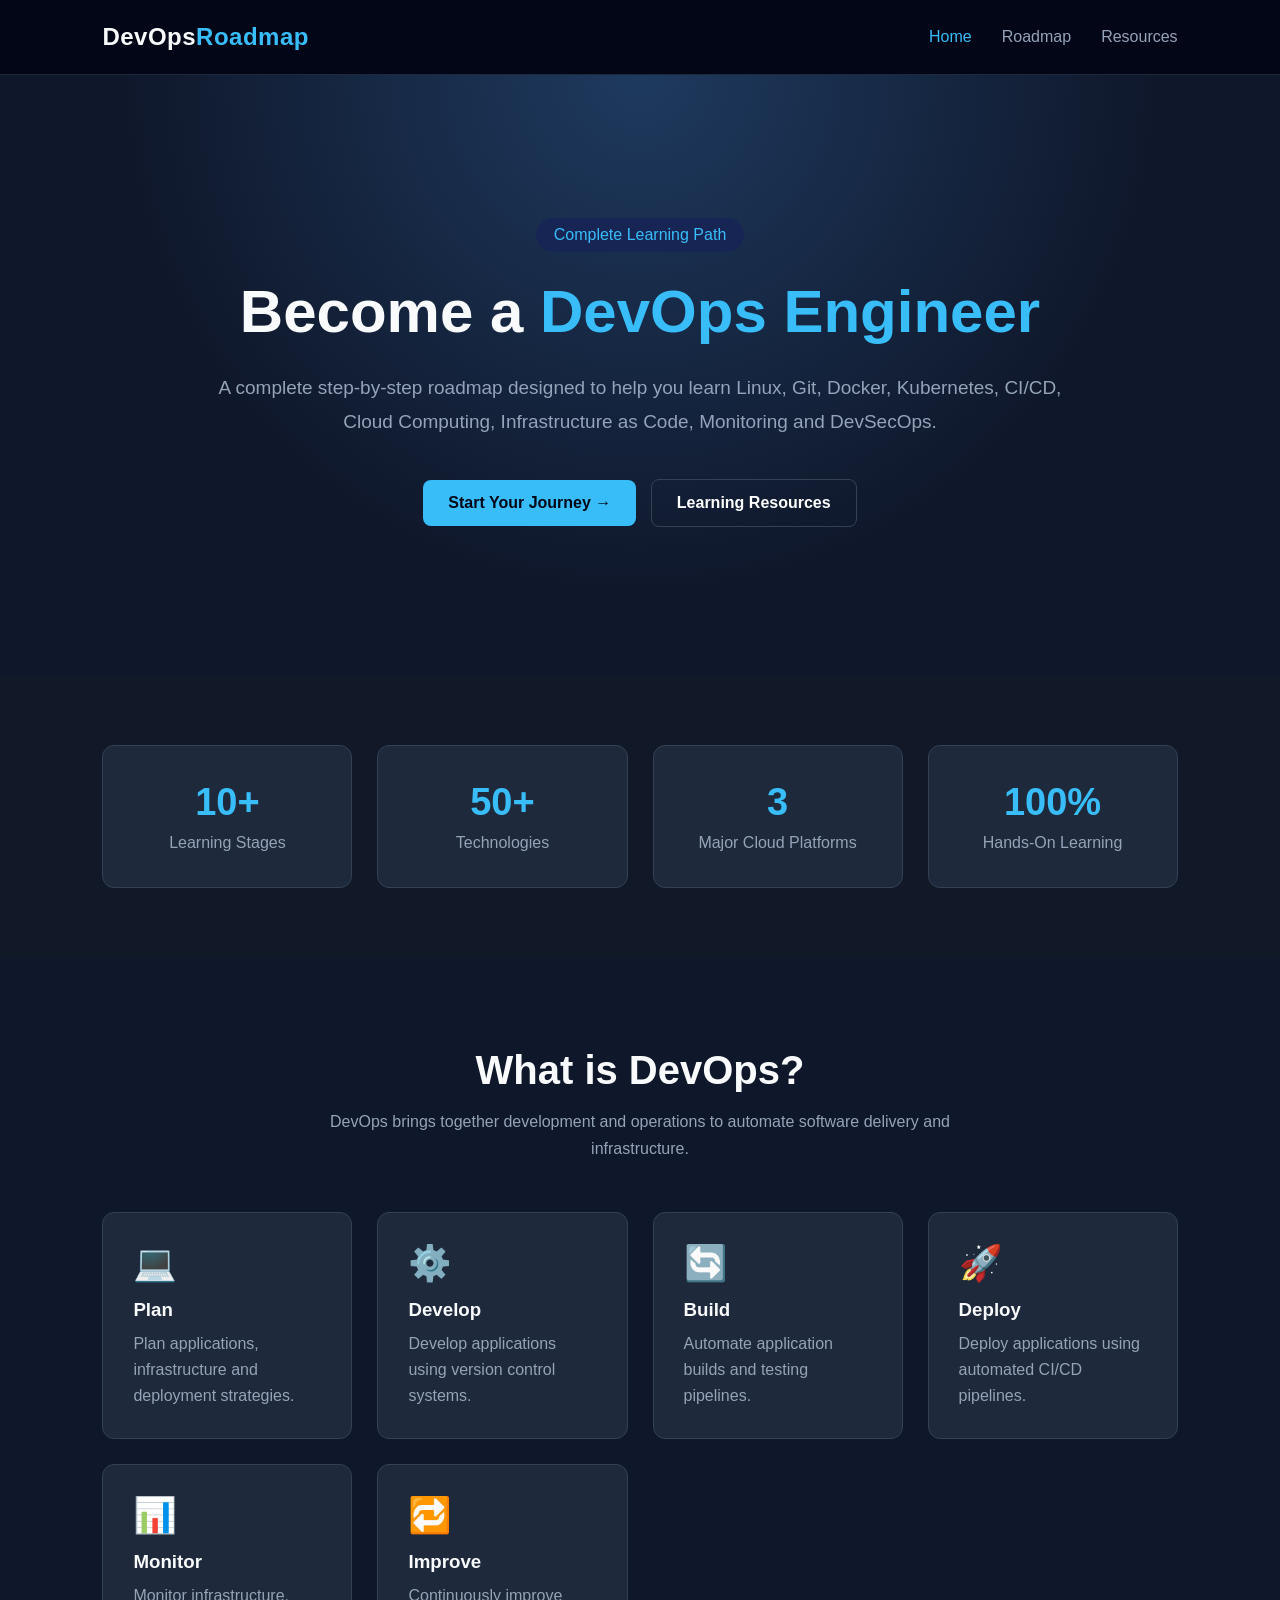
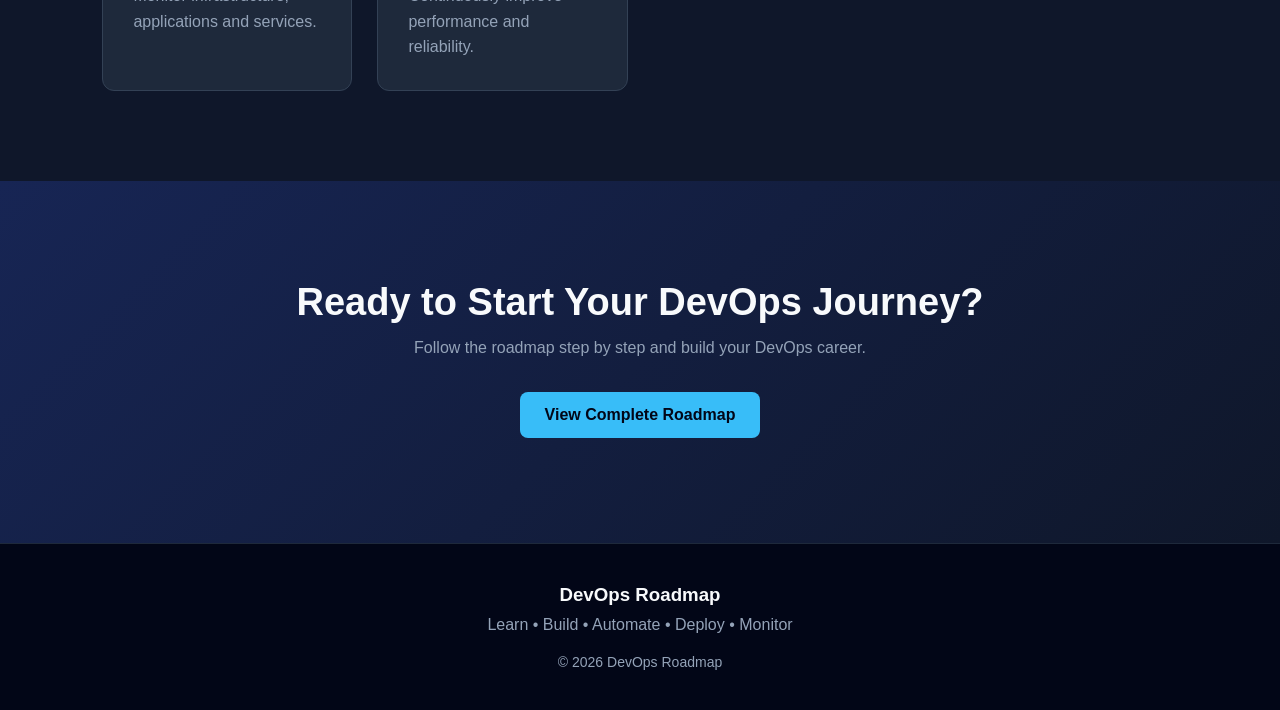
<file: index.html>
<!DOCTYPE html>
<html lang="en">
<head>
    <meta charset="UTF-8">
    <meta name="viewport" content="width=device-width, initial-scale=1.0">

    <title>DevOps Roadmap | Home</title>

    <link rel="stylesheet" href="css/style.css">
</head>

<body>

    <!-- Navigation -->

    <nav class="navbar">

        <div class="logo">
            DevOps<span>Roadmap</span>
        </div>

        <ul class="nav-links">

            <li>
                <a href="index.html" class="active">
                    Home
                </a>
            </li>

            <li>
                <a href="roadmap.html">
                    Roadmap
                </a>
            </li>

            <li>
                <a href="resources.html">
                    Resources
                </a>
            </li>

        </ul>

    </nav>


    <!-- Hero Section -->

    <section class="hero">

        <div class="hero-content">

            <span class="badge">
                Complete Learning Path
            </span>

            <h1>
                Become a
                <span>DevOps Engineer</span>
            </h1>

            <p>

                A complete step-by-step roadmap designed to help you
                learn Linux, Git, Docker, Kubernetes, CI/CD,
                Cloud Computing, Infrastructure as Code,
                Monitoring and DevSecOps.

            </p>


            <div class="hero-buttons">

                <a
                    href="roadmap.html"
                    class="btn btn-primary"
                >
                    Start Your Journey →
                </a>


                <a
                    href="resources.html"
                    class="btn btn-secondary"
                >
                    Learning Resources
                </a>

            </div>

        </div>

    </section>


    <!-- Statistics -->

    <section class="stats-section">

        <div class="stats-container">

            <div class="stat-card">

                <h2>10+</h2>

                <p>
                    Learning Stages
                </p>

            </div>


            <div class="stat-card">

                <h2>50+</h2>

                <p>
                    Technologies
                </p>

            </div>


            <div class="stat-card">

                <h2>3</h2>

                <p>
                    Major Cloud Platforms
                </p>

            </div>


            <div class="stat-card">

                <h2>100%</h2>

                <p>
                    Hands-On Learning
                </p>

            </div>

        </div>

    </section>


    <!-- DevOps Lifecycle -->

    <section class="lifecycle-section">

        <div class="section-heading">

            <h2>
                What is DevOps?
            </h2>

            <p>

                DevOps brings together development and operations
                to automate software delivery and infrastructure.

            </p>

        </div>


        <div class="lifecycle-grid">


            <div class="lifecycle-card">

                <div class="icon">
                    💻
                </div>

                <h3>
                    Plan
                </h3>

                <p>
                    Plan applications, infrastructure
                    and deployment strategies.
                </p>

            </div>


            <div class="lifecycle-card">

                <div class="icon">
                    ⚙️
                </div>

                <h3>
                    Develop
                </h3>

                <p>
                    Develop applications using
                    version control systems.
                </p>

            </div>


            <div class="lifecycle-card">

                <div class="icon">
                    🔄
                </div>

                <h3>
                    Build
                </h3>

                <p>
                    Automate application builds
                    and testing pipelines.
                </p>

            </div>


            <div class="lifecycle-card">

                <div class="icon">
                    🚀
                </div>

                <h3>
                    Deploy
                </h3>

                <p>
                    Deploy applications using
                    automated CI/CD pipelines.
                </p>

            </div>


            <div class="lifecycle-card">

                <div class="icon">
                    📊
                </div>

                <h3>
                    Monitor
                </h3>

                <p>
                    Monitor infrastructure,
                    applications and services.
                </p>

            </div>


            <div class="lifecycle-card">

                <div class="icon">
                    🔁
                </div>

                <h3>
                    Improve
                </h3>

                <p>
                    Continuously improve
                    performance and reliability.
                </p>

            </div>


        </div>

    </section>


    <!-- Start Section -->

    <section class="cta-section">

        <h2>
            Ready to Start Your DevOps Journey?
        </h2>

        <p>

            Follow the roadmap step by step
            and build your DevOps career.

        </p>

        <a
            href="roadmap.html"
            class="btn btn-primary"
        >
            View Complete Roadmap
        </a>

    </section>


    <!-- Footer -->

    <footer>

        <h3>
            DevOps Roadmap
        </h3>

        <p>
            Learn • Build • Automate • Deploy • Monitor
        </p>

        <p class="footer-text">
            © 2026 DevOps Roadmap
        </p>

    </footer>


    <script src="js/script.js"></script>

</body>
</html>
</file>
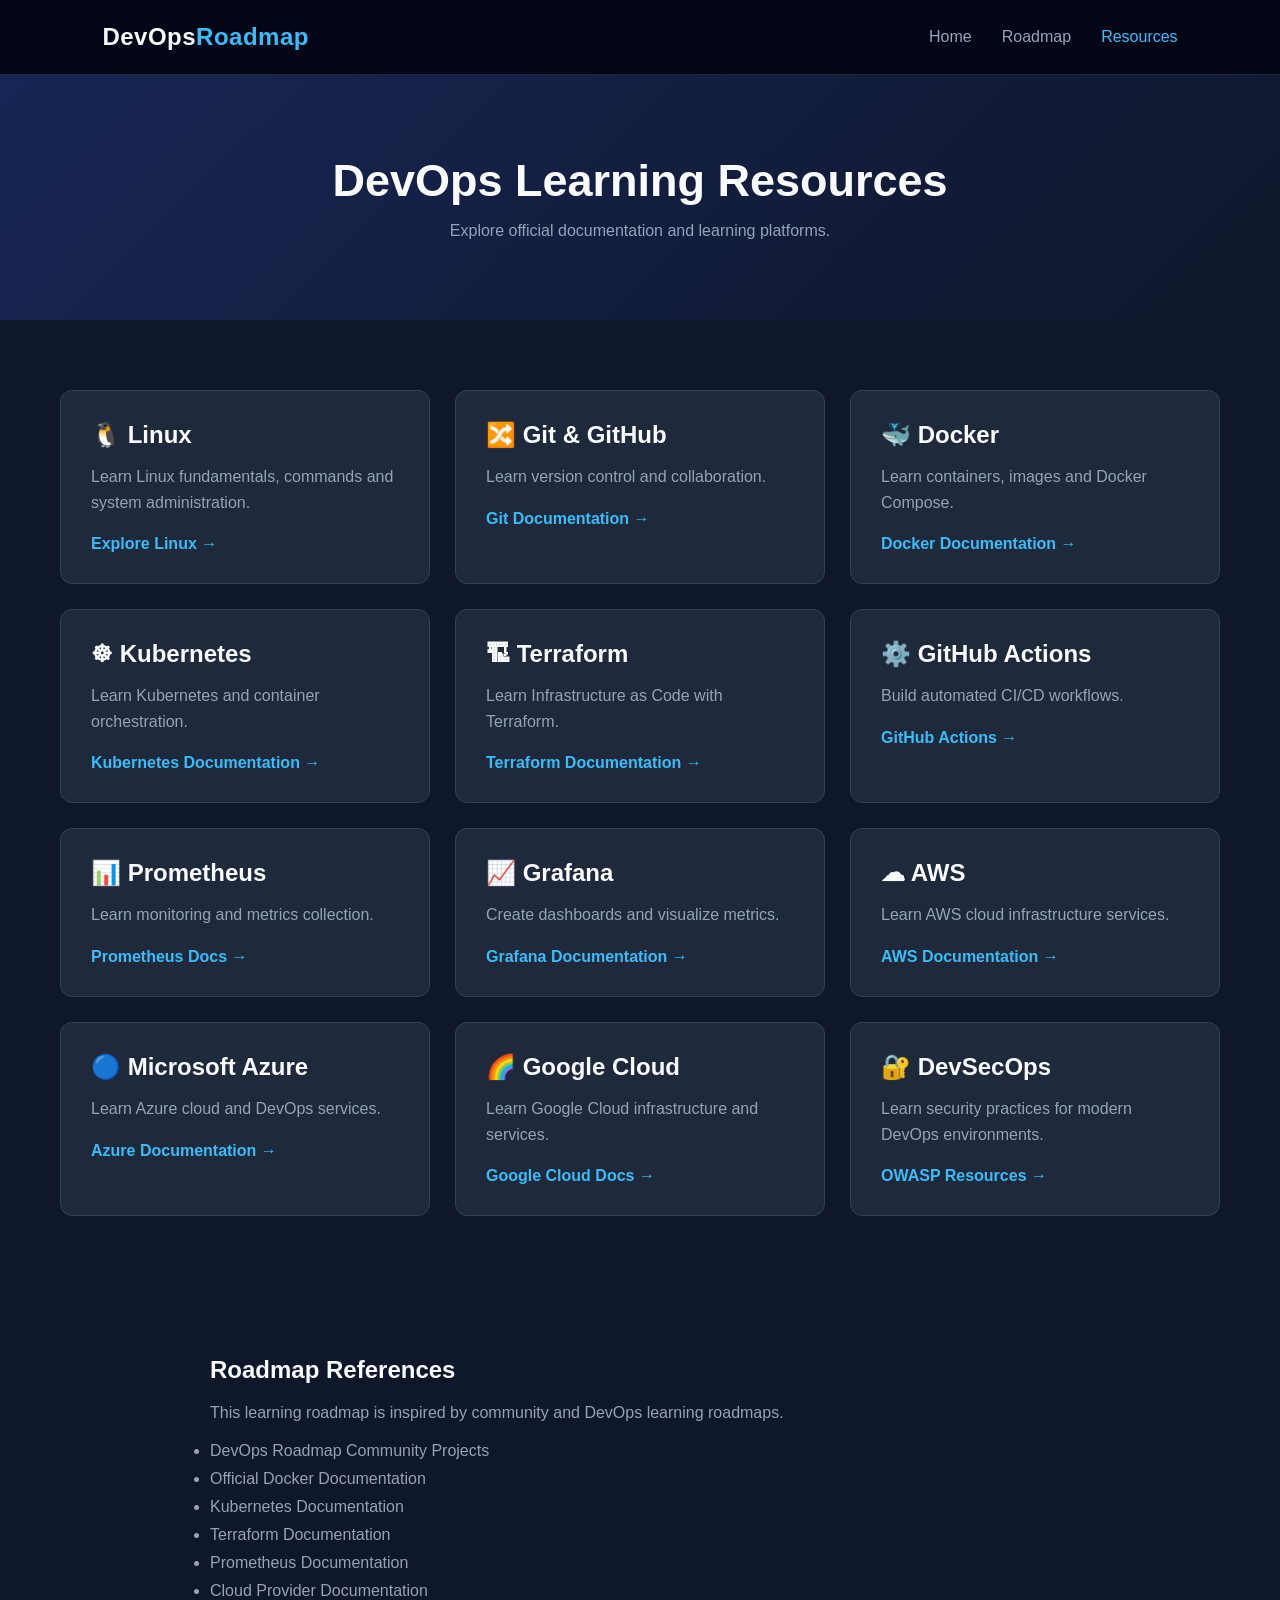
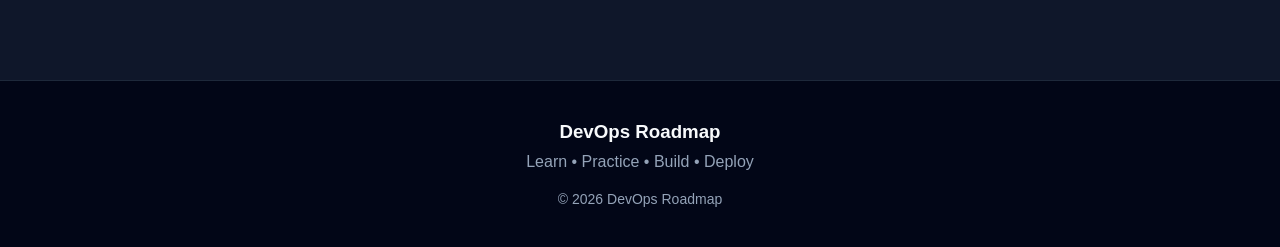
<file: resources.html>
<!DOCTYPE html>
<html lang="en">

<head>

    <meta charset="UTF-8">

    <meta
        name="viewport"
        content="width=device-width, initial-scale=1.0"
    >

    <title>
        DevOps Resources
    </title>

    <link
        rel="stylesheet"
        href="css/style.css"
    >

</head>


<body>


    <!-- Navigation -->

    <nav class="navbar">

        <div class="logo">

            DevOps<span>Roadmap</span>

        </div>


        <ul class="nav-links">

            <li>
                <a href="index.html">
                    Home
                </a>
            </li>

            <li>
                <a href="roadmap.html">
                    Roadmap
                </a>
            </li>

            <li>
                <a
                    href="resources.html"
                    class="active"
                >
                    Resources
                </a>
            </li>

        </ul>

    </nav>


    <!-- Header -->

    <section class="page-header">

        <h1>
            DevOps Learning Resources
        </h1>

        <p>

            Explore official documentation
            and learning platforms.

        </p>

    </section>


    <!-- Resources -->

    <section class="resources-container">


        <div class="resource-card">

            <h2>
                🐧 Linux
            </h2>

            <p>
                Learn Linux fundamentals,
                commands and system administration.
            </p>

            <a
                href="https://www.linux.org/"
                target="_blank"
            >
                Explore Linux →
            </a>

        </div>


        <div class="resource-card">

            <h2>
                🔀 Git & GitHub
            </h2>

            <p>
                Learn version control
                and collaboration.
            </p>

            <a
                href="https://git-scm.com/doc"
                target="_blank"
            >
                Git Documentation →
            </a>

        </div>


        <div class="resource-card">

            <h2>
                🐳 Docker
            </h2>

            <p>
                Learn containers,
                images and Docker Compose.
            </p>

            <a
                href="https://docs.docker.com/"
                target="_blank"
            >
                Docker Documentation →
            </a>

        </div>


        <div class="resource-card">

            <h2>
                ☸ Kubernetes
            </h2>

            <p>
                Learn Kubernetes
                and container orchestration.
            </p>

            <a
                href="https://kubernetes.io/docs/"
                target="_blank"
            >
                Kubernetes Documentation →
            </a>

        </div>


        <div class="resource-card">

            <h2>
                🏗 Terraform
            </h2>

            <p>
                Learn Infrastructure as Code
                with Terraform.
            </p>

            <a
                href="https://developer.hashicorp.com/terraform/docs"
                target="_blank"
            >
                Terraform Documentation →
            </a>

        </div>


        <div class="resource-card">

            <h2>
                ⚙️ GitHub Actions
            </h2>

            <p>
                Build automated
                CI/CD workflows.
            </p>

            <a
                href="https://docs.github.com/actions"
                target="_blank"
            >
                GitHub Actions →
            </a>

        </div>


        <div class="resource-card">

            <h2>
                📊 Prometheus
            </h2>

            <p>
                Learn monitoring
                and metrics collection.
            </p>

            <a
                href="https://prometheus.io/docs/"
                target="_blank"
            >
                Prometheus Docs →
            </a>

        </div>


        <div class="resource-card">

            <h2>
                📈 Grafana
            </h2>

            <p>
                Create dashboards
                and visualize metrics.
            </p>

            <a
                href="https://grafana.com/docs/"
                target="_blank"
            >
                Grafana Documentation →
            </a>

        </div>


        <div class="resource-card">

            <h2>
                ☁ AWS
            </h2>

            <p>
                Learn AWS cloud
                infrastructure services.
            </p>

            <a
                href="https://docs.aws.amazon.com/"
                target="_blank"
            >
                AWS Documentation →
            </a>

        </div>


        <div class="resource-card">

            <h2>
                🔵 Microsoft Azure
            </h2>

            <p>
                Learn Azure cloud
                and DevOps services.
            </p>

            <a
                href="https://learn.microsoft.com/azure/"
                target="_blank"
            >
                Azure Documentation →
            </a>

        </div>


        <div class="resource-card">

            <h2>
                🌈 Google Cloud
            </h2>

            <p>
                Learn Google Cloud
                infrastructure and services.
            </p>

            <a
                href="https://cloud.google.com/docs"
                target="_blank"
            >
                Google Cloud Docs →
            </a>

        </div>


        <div class="resource-card">

            <h2>
                🔐 DevSecOps
            </h2>

            <p>
                Learn security practices
                for modern DevOps environments.
            </p>

            <a
                href="https://owasp.org/"
                target="_blank"
            >
                OWASP Resources →
            </a>

        </div>


    </section>


    <!-- References -->

    <section class="references-section">

        <h2>
            Roadmap References
        </h2>

        <p>

            This learning roadmap is inspired by
            community and DevOps learning roadmaps.

        </p>

        <ul>

            <li>
                DevOps Roadmap Community Projects
            </li>

            <li>
                Official Docker Documentation
            </li>

            <li>
                Kubernetes Documentation
            </li>

            <li>
                Terraform Documentation
            </li>

            <li>
                Prometheus Documentation
            </li>

            <li>
                Cloud Provider Documentation
            </li>

        </ul>

    </section>


    <!-- Footer -->

    <footer>

        <h3>
            DevOps Roadmap
        </h3>

        <p>
            Learn • Practice • Build • Deploy
        </p>

        <p class="footer-text">
            © 2026 DevOps Roadmap
        </p>

    </footer>


    <script src="js/script.js"></script>

</body>

</html>
</file>
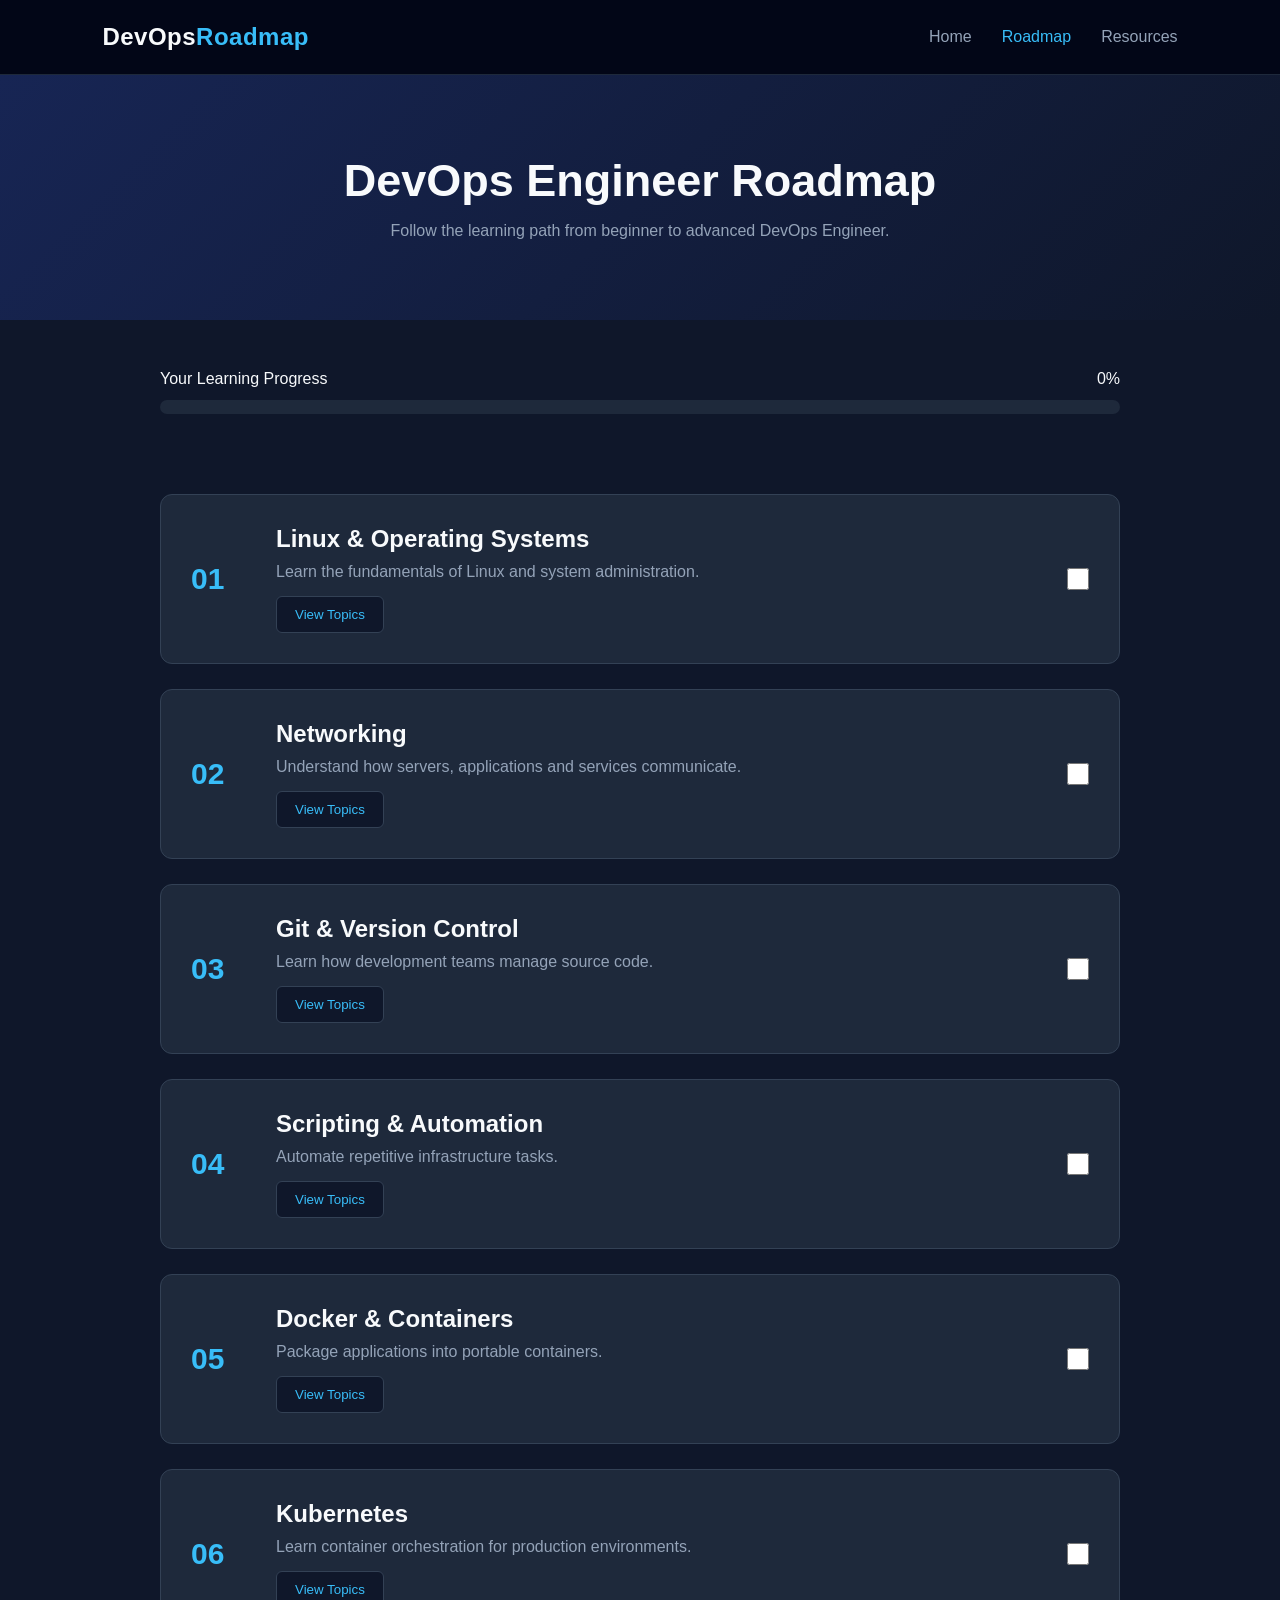
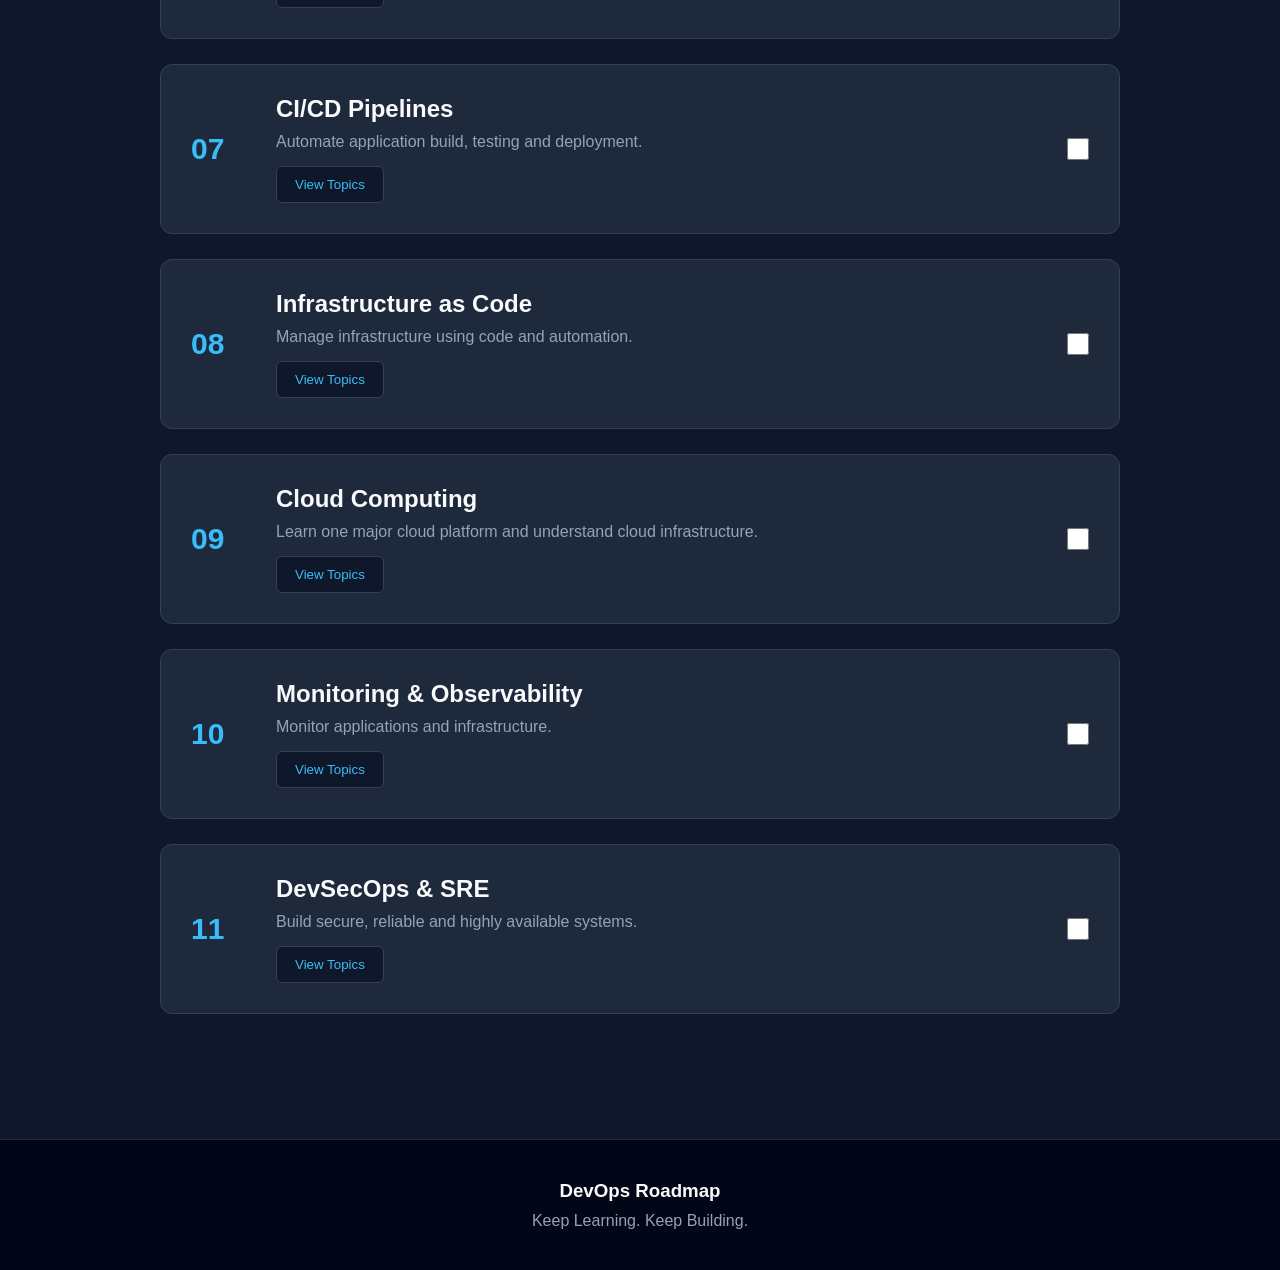
<file: roadmap.html>
<!DOCTYPE html>
<html lang="en">

<head>

    <meta charset="UTF-8">

    <meta
        name="viewport"
        content="width=device-width, initial-scale=1.0"
    >

    <title>
        DevOps Roadmap | Learning Path
    </title>

    <link
        rel="stylesheet"
        href="css/style.css"
    >

</head>


<body>


    <!-- Navigation -->

    <nav class="navbar">

        <div class="logo">

            DevOps<span>Roadmap</span>

        </div>


        <ul class="nav-links">

            <li>
                <a href="index.html">
                    Home
                </a>
            </li>

            <li>
                <a
                    href="roadmap.html"
                    class="active"
                >
                    Roadmap
                </a>
            </li>

            <li>
                <a href="resources.html">
                    Resources
                </a>
            </li>

        </ul>

    </nav>


    <!-- Page Header -->

    <section class="page-header">

        <h1>
            DevOps Engineer Roadmap
        </h1>

        <p>

            Follow the learning path from beginner
            to advanced DevOps Engineer.

        </p>

    </section>


    <!-- Progress -->

    <section class="progress-section">

        <div class="progress-info">

            <span>
                Your Learning Progress
            </span>

            <span id="progressText">
                0%
            </span>

        </div>


        <div class="progress-bar">

            <div
                class="progress"
                id="progressBar"
            ></div>

        </div>

    </section>


    <!-- Roadmap -->

    <main class="roadmap-container">


        <!-- Stage 1 -->

        <div class="roadmap-card">

            <div class="roadmap-number">

                01

            </div>


            <div class="roadmap-content">

                <h2>
                    Linux & Operating Systems
                </h2>

                <p>

                    Learn the fundamentals of Linux
                    and system administration.

                </p>


                <button
                    class="topic-btn"
                    onclick="toggleTopic('linux')"
                >

                    View Topics

                </button>


                <div
                    class="topic-list"
                    id="linux"
                >

                    <span>Linux File System</span>

                    <span>Linux Commands</span>

                    <span>Users & Permissions</span>

                    <span>Processes</span>

                    <span>Services</span>

                    <span>Bash Scripting</span>

                    <span>Package Management</span>

                </div>

            </div>


            <input
                type="checkbox"
                class="complete-check"
                onchange="updateProgress()"
            >

        </div>


        <!-- Stage 2 -->

        <div class="roadmap-card">

            <div class="roadmap-number">

                02

            </div>


            <div class="roadmap-content">

                <h2>
                    Networking
                </h2>

                <p>

                    Understand how servers,
                    applications and services communicate.

                </p>


                <button
                    class="topic-btn"
                    onclick="toggleTopic('networking')"
                >

                    View Topics

                </button>


                <div
                    class="topic-list"
                    id="networking"
                >

                    <span>TCP/IP</span>

                    <span>DNS</span>

                    <span>HTTP / HTTPS</span>

                    <span>SSH</span>

                    <span>IP Addressing</span>

                    <span>Subnetting</span>

                    <span>Load Balancers</span>

                    <span>Firewalls</span>

                </div>

            </div>


            <input
                type="checkbox"
                class="complete-check"
                onchange="updateProgress()"
            >

        </div>


        <!-- Stage 3 -->

        <div class="roadmap-card">

            <div class="roadmap-number">

                03

            </div>


            <div class="roadmap-content">

                <h2>
                    Git & Version Control
                </h2>

                <p>

                    Learn how development teams
                    manage source code.

                </p>


                <button
                    class="topic-btn"
                    onclick="toggleTopic('git')"
                >

                    View Topics

                </button>


                <div
                    class="topic-list"
                    id="git"
                >

                    <span>Git Basics</span>

                    <span>Repositories</span>

                    <span>Branches</span>

                    <span>Merging</span>

                    <span>Rebase</span>

                    <span>Pull Requests</span>

                    <span>GitHub</span>

                    <span>Git Workflows</span>

                </div>

            </div>


            <input
                type="checkbox"
                class="complete-check"
                onchange="updateProgress()"
            >

        </div>


        <!-- Stage 4 -->

        <div class="roadmap-card">

            <div class="roadmap-number">

                04

            </div>


            <div class="roadmap-content">

                <h2>
                    Scripting & Automation
                </h2>

                <p>

                    Automate repetitive
                    infrastructure tasks.

                </p>


                <button
                    class="topic-btn"
                    onclick="toggleTopic('scripting')"
                >

                    View Topics

                </button>


                <div
                    class="topic-list"
                    id="scripting"
                >

                    <span>Bash</span>

                    <span>Python</span>

                    <span>PowerShell</span>

                    <span>JSON</span>

                    <span>YAML</span>

                    <span>Automation Scripts</span>

                </div>

            </div>


            <input
                type="checkbox"
                class="complete-check"
                onchange="updateProgress()"
            >

        </div>


        <!-- Stage 5 -->

        <div class="roadmap-card">

            <div class="roadmap-number">

                05

            </div>


            <div class="roadmap-content">

                <h2>
                    Docker & Containers
                </h2>

                <p>

                    Package applications
                    into portable containers.

                </p>


                <button
                    class="topic-btn"
                    onclick="toggleTopic('docker')"
                >

                    View Topics

                </button>


                <div
                    class="topic-list"
                    id="docker"
                >

                    <span>Docker Architecture</span>

                    <span>Docker Images</span>

                    <span>Containers</span>

                    <span>Dockerfile</span>

                    <span>Docker Compose</span>

                    <span>Volumes</span>

                    <span>Networking</span>

                </div>

            </div>


            <input
                type="checkbox"
                class="complete-check"
                onchange="updateProgress()"
            >

        </div>


        <!-- Stage 6 -->

        <div class="roadmap-card">

            <div class="roadmap-number">

                06

            </div>


            <div class="roadmap-content">

                <h2>
                    Kubernetes
                </h2>

                <p>

                    Learn container orchestration
                    for production environments.

                </p>


                <button
                    class="topic-btn"
                    onclick="toggleTopic('kubernetes')"
                >

                    View Topics

                </button>


                <div
                    class="topic-list"
                    id="kubernetes"
                >

                    <span>Kubernetes Architecture</span>

                    <span>Pods</span>

                    <span>Deployments</span>

                    <span>Services</span>

                    <span>Namespaces</span>

                    <span>ConfigMaps</span>

                    <span>Secrets</span>

                    <span>Ingress</span>

                    <span>Helm</span>

                </div>

            </div>


            <input
                type="checkbox"
                class="complete-check"
                onchange="updateProgress()"
            >

        </div>


        <!-- Stage 7 -->

        <div class="roadmap-card">

            <div class="roadmap-number">

                07

            </div>


            <div class="roadmap-content">

                <h2>
                    CI/CD Pipelines
                </h2>

                <p>

                    Automate application
                    build, testing and deployment.

                </p>


                <button
                    class="topic-btn"
                    onclick="toggleTopic('cicd')"
                >

                    View Topics

                </button>


                <div
                    class="topic-list"
                    id="cicd"
                >

                    <span>Jenkins</span>

                    <span>GitHub Actions</span>

                    <span>GitLab CI/CD</span>

                    <span>Build Automation</span>

                    <span>Testing</span>

                    <span>Deployment Strategies</span>

                    <span>Blue-Green Deployment</span>

                    <span>Canary Deployment</span>

                </div>

            </div>


            <input
                type="checkbox"
                class="complete-check"
                onchange="updateProgress()"
            >

        </div>


        <!-- Stage 8 -->

        <div class="roadmap-card">

            <div class="roadmap-number">

                08

            </div>


            <div class="roadmap-content">

                <h2>
                    Infrastructure as Code
                </h2>

                <p>

                    Manage infrastructure
                    using code and automation.

                </p>


                <button
                    class="topic-btn"
                    onclick="toggleTopic('iac')"
                >

                    View Topics

                </button>


                <div
                    class="topic-list"
                    id="iac"
                >

                    <span>Terraform</span>

                    <span>Terraform Modules</span>

                    <span>Terraform State</span>

                    <span>Ansible</span>

                    <span>Playbooks</span>

                    <span>Configuration Management</span>

                </div>

            </div>


            <input
                type="checkbox"
                class="complete-check"
                onchange="updateProgress()"
            >

        </div>


        <!-- Stage 9 -->

        <div class="roadmap-card">

            <div class="roadmap-number">

                09

            </div>


            <div class="roadmap-content">

                <h2>
                    Cloud Computing
                </h2>

                <p>

                    Learn one major cloud platform
                    and understand cloud infrastructure.

                </p>


                <button
                    class="topic-btn"
                    onclick="toggleTopic('cloud')"
                >

                    View Topics

                </button>


                <div
                    class="topic-list"
                    id="cloud"
                >

                    <span>AWS</span>

                    <span>Microsoft Azure</span>

                    <span>Google Cloud</span>

                    <span>Compute</span>

                    <span>Storage</span>

                    <span>Networking</span>

                    <span>IAM</span>

                </div>

            </div>


            <input
                type="checkbox"
                class="complete-check"
                onchange="updateProgress()"
            >

        </div>


        <!-- Stage 10 -->

        <div class="roadmap-card">

            <div class="roadmap-number">

                10

            </div>


            <div class="roadmap-content">

                <h2>
                    Monitoring & Observability
                </h2>

                <p>

                    Monitor applications
                    and infrastructure.

                </p>


                <button
                    class="topic-btn"
                    onclick="toggleTopic('monitoring')"
                >

                    View Topics

                </button>


                <div
                    class="topic-list"
                    id="monitoring"
                >

                    <span>Prometheus</span>

                    <span>Grafana</span>

                    <span>Alertmanager</span>

                    <span>Logging</span>

                    <span>ELK Stack</span>

                    <span>Loki</span>

                    <span>Distributed Tracing</span>

                </div>

            </div>


            <input
                type="checkbox"
                class="complete-check"
                onchange="updateProgress()"
            >

        </div>


        <!-- Stage 11 -->

        <div class="roadmap-card">

            <div class="roadmap-number">

                11

            </div>


            <div class="roadmap-content">

                <h2>
                    DevSecOps & SRE
                </h2>

                <p>

                    Build secure, reliable
                    and highly available systems.

                </p>


                <button
                    class="topic-btn"
                    onclick="toggleTopic('security')"
                >

                    View Topics

                </button>


                <div
                    class="topic-list"
                    id="security"
                >

                    <span>DevSecOps</span>

                    <span>Secrets Management</span>

                    <span>Container Security</span>

                    <span>Vulnerability Scanning</span>

                    <span>SLI</span>

                    <span>SLO</span>

                    <span>SLA</span>

                    <span>Incident Management</span>

                </div>

            </div>


            <input
                type="checkbox"
                class="complete-check"
                onchange="updateProgress()"
            >

        </div>


    </main>


    <footer>

        <h3>
            DevOps Roadmap
        </h3>

        <p>
            Keep Learning. Keep Building.
        </p>

    </footer>


    <script src="js/script.js"></script>

</body>

</html>
</file>
<file: css/style.css>
/* =========================
   GLOBAL
========================= */

* {
    margin: 0;
    padding: 0;
    box-sizing: border-box;
}

html {
    scroll-behavior: smooth;
}

body {
    font-family: Arial, Helvetica, sans-serif;
    background: #0f172a;
    color: #f8fafc;
}


/* =========================
   NAVIGATION
========================= */

.navbar {

    height: 75px;

    padding: 0 8%;

    display: flex;

    justify-content: space-between;

    align-items: center;

    background: #020617;

    border-bottom: 1px solid #1e293b;

    position: sticky;

    top: 0;

    z-index: 1000;
}


.logo {

    font-size: 24px;

    font-weight: bold;

    letter-spacing: 0.5px;
}


.logo span {

    color: #38bdf8;
}


.nav-links {

    display: flex;

    list-style: none;

    gap: 30px;
}


.nav-links a {

    color: #94a3b8;

    text-decoration: none;

    transition: 0.3s;
}


.nav-links a:hover {

    color: #38bdf8;
}


.nav-links .active {

    color: #38bdf8;
}


/* =========================
   HERO
========================= */

.hero {

    min-height: 600px;

    display: flex;

    align-items: center;

    justify-content: center;

    text-align: center;

    padding: 80px 20px;

    background:

        radial-gradient(
            circle at top,
            #1e3a5f,
            #0f172a 60%
        );
}


.hero-content {

    max-width: 850px;
}


.badge {

    display: inline-block;

    padding: 8px 18px;

    background: #172554;

    color: #38bdf8;

    border-radius: 30px;

    margin-bottom: 25px;
}


.hero h1 {

    font-size: 60px;

    margin-bottom: 25px;
}


.hero h1 span {

    color: #38bdf8;
}


.hero p {

    color: #94a3b8;

    font-size: 19px;

    line-height: 1.8;
}


.hero-buttons {

    margin-top: 35px;
}


/* =========================
   BUTTONS
========================= */

.btn {

    display: inline-block;

    padding: 14px 25px;

    margin: 5px;

    border-radius: 8px;

    text-decoration: none;

    transition: 0.3s;

    font-weight: bold;
}


.btn-primary {

    background: #38bdf8;

    color: #020617;
}


.btn-primary:hover {

    transform: translateY(-4px);

    box-shadow:

        0 10px 25px
        rgba(56,189,248,0.3);
}


.btn-secondary {

    border: 1px solid #334155;

    color: white;
}


.btn-secondary:hover {

    background: #1e293b;
}


/* =========================
   STATISTICS
========================= */

.stats-section {

    padding: 70px 8%;

    background: #111827;
}


.stats-container {

    display: grid;

    grid-template-columns:

        repeat(
            auto-fit,
            minmax(200px,1fr)
        );

    gap: 25px;
}


.stat-card {

    background: #1e293b;

    padding: 35px;

    text-align: center;

    border-radius: 12px;

    border: 1px solid #334155;
}


.stat-card h2 {

    color: #38bdf8;

    font-size: 38px;

    margin-bottom: 10px;
}


.stat-card p {

    color: #94a3b8;
}


/* =========================
   SECTION
========================= */

.lifecycle-section {

    padding: 90px 8%;
}


.section-heading {

    text-align: center;

    max-width: 700px;

    margin: auto;
}


.section-heading h2 {

    font-size: 40px;

    margin-bottom: 15px;
}


.section-heading p {

    color: #94a3b8;

    line-height: 1.7;
}


/* =========================
   LIFECYCLE
========================= */

.lifecycle-grid {

    margin-top: 50px;

    display: grid;

    grid-template-columns:

        repeat(
            auto-fit,
            minmax(250px,1fr)
        );

    gap: 25px;
}


.lifecycle-card {

    background: #1e293b;

    padding: 30px;

    border-radius: 12px;

    border: 1px solid #334155;

    transition: 0.3s;
}


.lifecycle-card:hover {

    transform: translateY(-7px);

    border-color: #38bdf8;
}


.icon {

    font-size: 35px;

    margin-bottom: 15px;
}


.lifecycle-card p {

    color: #94a3b8;

    margin-top: 10px;

    line-height: 1.6;
}


/* =========================
   CTA
========================= */

.cta-section {

    text-align: center;

    padding: 100px 20px;

    background:

        linear-gradient(
            135deg,
            #172554,
            #0f172a
        );
}


.cta-section h2 {

    font-size: 38px;

    margin-bottom: 15px;
}


.cta-section p {

    color: #94a3b8;

    margin-bottom: 30px;
}


/* =========================
   PAGE HEADER
========================= */

.page-header {

    text-align: center;

    padding: 80px 20px;

    background:

        linear-gradient(
            135deg,
            #172554,
            #0f172a
        );
}


.page-header h1 {

    font-size: 45px;

    margin-bottom: 15px;
}


.page-header p {

    color: #94a3b8;
}


/* =========================
   PROGRESS
========================= */

.progress-section {

    max-width: 1000px;

    margin: 50px auto;

    padding: 0 20px;
}


.progress-info {

    display: flex;

    justify-content: space-between;

    margin-bottom: 12px;
}


.progress-bar {

    height: 14px;

    background: #1e293b;

    border-radius: 20px;

    overflow: hidden;
}


.progress {

    height: 100%;

    width: 0%;

    background:

        linear-gradient(
            90deg,
            #38bdf8,
            #22c55e
        );

    transition: 0.4s;
}


/* =========================
   ROADMAP
========================= */

.roadmap-container {

    max-width: 1000px;

    margin: auto;

    padding: 30px 20px 100px;
}


.roadmap-card {

    display: flex;

    align-items: center;

    gap: 25px;

    background: #1e293b;

    border: 1px solid #334155;

    padding: 30px;

    margin-bottom: 25px;

    border-radius: 12px;

    transition: 0.3s;
}


.roadmap-card:hover {

    border-color: #38bdf8;

    transform: translateY(-3px);
}


.roadmap-number {

    font-size: 30px;

    font-weight: bold;

    color: #38bdf8;

    min-width: 60px;
}


.roadmap-content {

    flex: 1;
}


.roadmap-content p {

    color: #94a3b8;

    margin-top: 10px;

    margin-bottom: 15px;
}


.topic-btn {

    padding: 10px 18px;

    background: #0f172a;

    color: #38bdf8;

    border: 1px solid #334155;

    border-radius: 6px;

    cursor: pointer;
}


.topic-list {

    display: none;

    margin-top: 20px;

    flex-wrap: wrap;

    gap: 10px;
}


.topic-list.active {

    display: flex;
}


.topic-list span {

    background: #334155;

    padding: 8px 12px;

    border-radius: 5px;

    font-size: 13px;
}


.complete-check {

    width: 22px;

    height: 22px;

    cursor: pointer;
}


/* =========================
   RESOURCES
========================= */

.resources-container {

    max-width: 1200px;

    margin: auto;

    padding: 70px 20px;

    display: grid;

    grid-template-columns:

        repeat(
            auto-fit,
            minmax(280px,1fr)
        );

    gap: 25px;
}


.resource-card {

    background: #1e293b;

    padding: 30px;

    border-radius: 12px;

    border: 1px solid #334155;

    transition: 0.3s;
}


.resource-card:hover {

    transform: translateY(-5px);

    border-color: #38bdf8;
}


.resource-card h2 {

    margin-bottom: 15px;
}


.resource-card p {

    color: #94a3b8;

    line-height: 1.6;

    margin-bottom: 20px;
}


.resource-card a {

    color: #38bdf8;

    text-decoration: none;

    font-weight: bold;
}


/* =========================
   REFERENCES
========================= */

.references-section {

    max-width: 900px;

    margin: auto;

    padding: 70px 20px;
}


.references-section h2 {

    margin-bottom: 20px;
}


.references-section p {

    color: #94a3b8;

    margin-bottom: 20px;
}


.references-section li {

    color: #94a3b8;

    margin: 10px 0;
}


/* =========================
   FOOTER
========================= */

footer {

    background: #020617;

    text-align: center;

    padding: 40px 20px;

    border-top: 1px solid #1e293b;
}


footer h3 {

    margin-bottom: 10px;
}


footer p {

    color: #94a3b8;
}


.footer-text {

    margin-top: 20px;

    font-size: 14px;
}


/* =========================
   MOBILE
========================= */

@media(max-width:768px) {

    .navbar {

        padding: 0 20px;
    }


    .nav-links {

        gap: 15px;
    }


    .hero h1 {

        font-size: 40px;
    }


    .page-header h1 {

        font-size: 34px;
    }


    .roadmap-card {

        flex-direction: column;

        align-items: flex-start;
    }


    .complete-check {

        position: absolute;

        right: 40px;
    }

}
</file>
